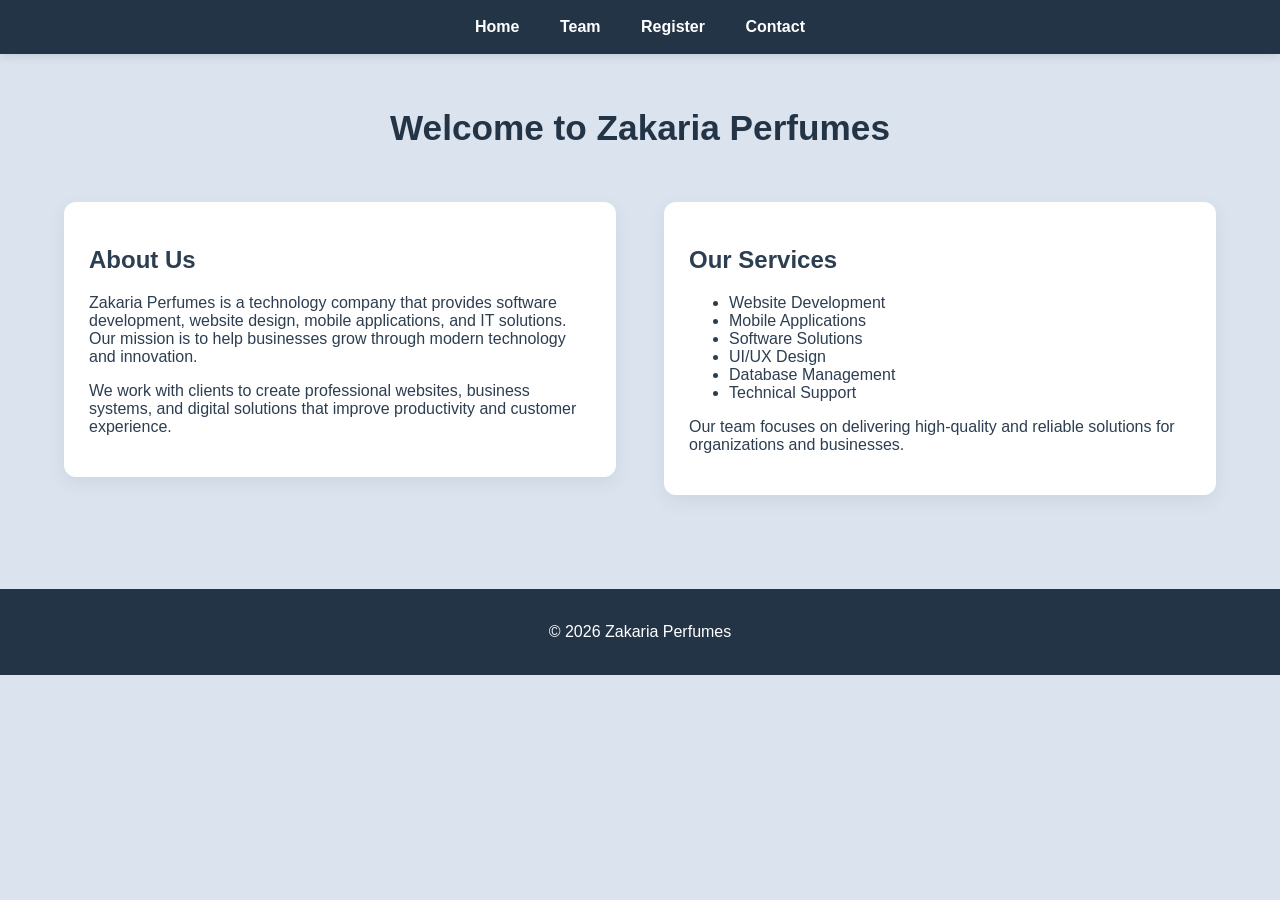
<file: index.html>
<!DOCTYPE html>
<html>
<head>
    <title>Zakaria Perfumes</title>
    <link rel="stylesheet" href="format.css">
</head>
<body>

<nav>
    <a href="index.html">Home</a>
    <a href="pages/team.html">Team</a>
    <a href="pages/registration.html">Register</a>
    <a href="pages/contact.html">Contact</a>
</nav>

<div class="container">

    <h1>Welcome to Zakaria Perfumes</h1>

    <div class="column">
        <h2>About Us</h2>

        <p>
            Zakaria Perfumes is a technology company that provides
            software development, website design, mobile applications,
            and IT solutions. Our mission is to help businesses grow
            through modern technology and innovation.
        </p>

        <p>
            We work with clients to create professional websites,
            business systems, and digital solutions that improve
            productivity and customer experience.
        </p>
    </div>

    <div class="column">
        <h2>Our Services</h2>

        <ul>
            <li>Website Development</li>
            <li>Mobile Applications</li>
            <li>Software Solutions</li>
            <li>UI/UX Design</li>
            <li>Database Management</li>
            <li>Technical Support</li>
        </ul>

        <p>
            Our team focuses on delivering high-quality and reliable
            solutions for organizations and businesses.
        </p>
    </div>

    <div class="clear"></div>

</div>

<footer>
    <p>&copy; 2026 Zakaria Perfumes</p>
</footer>

</body>
</html>
</file>
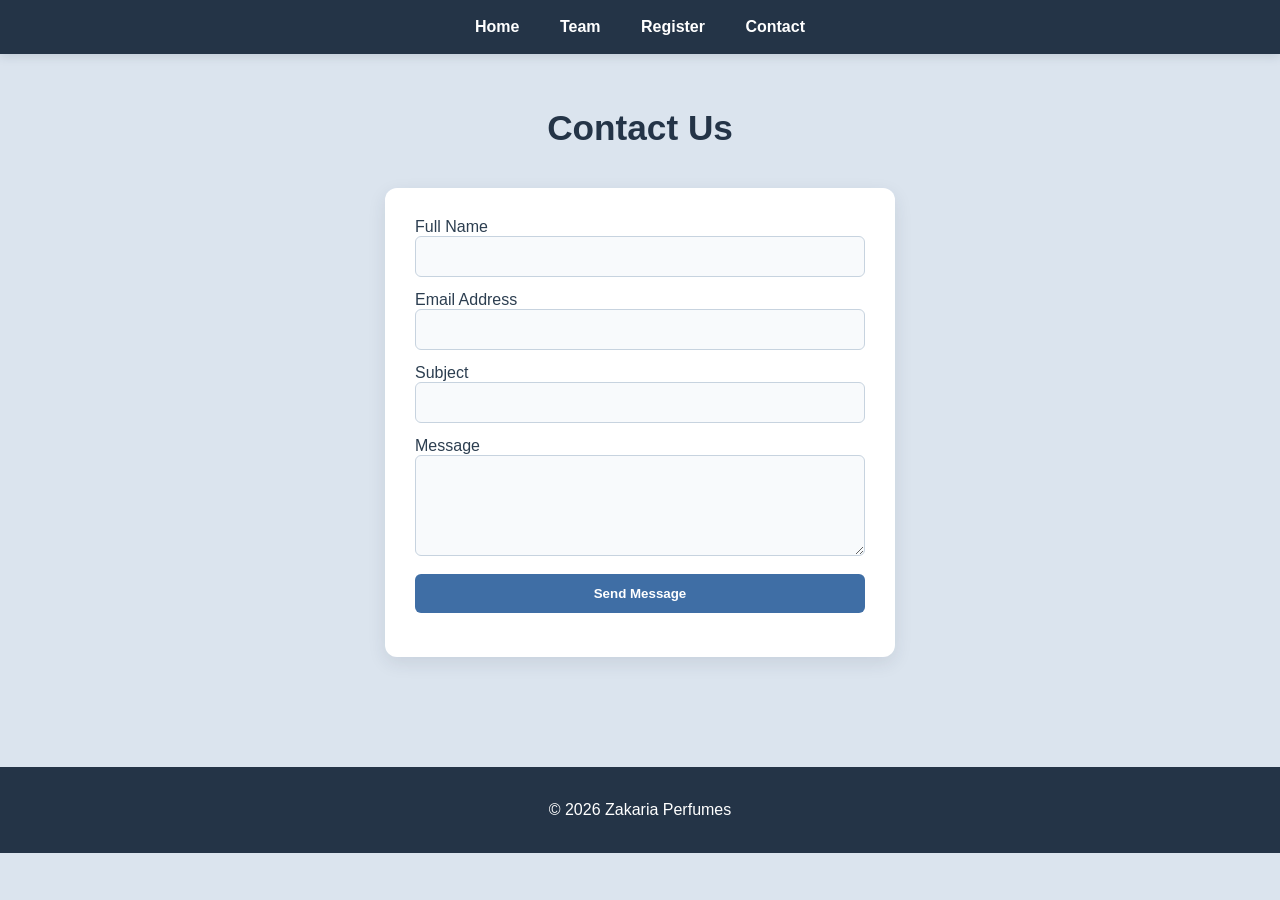
<file: contact.html>
<!DOCTYPE html>
<html>
<head>
    <title>Contact Us</title>
    <link rel="stylesheet" href="format.css">
</head>
<body>

<nav>
    <a href="index.html">Home</a>
    <a href="team.html">Team</a>
    <a href="registration.html">Register</a>
    <a href="contact.html">Contact</a>
</nav>

<div class="container">

    <h1>Contact Us</h1>

    <form>

        <label>Full Name</label>
        <input type="text">

        <label>Email Address</label>
        <input type="email">

        <label>Subject</label>
        <input type="text">

        <label>Message</label>

        <textarea rows="5"></textarea>

        <input type="submit" value="Send Message">

    </form>

</div>

<footer>
    <p>&copy; 2026 Zakaria Perfumes</p>
</footer>

</body>
</html>
</file>
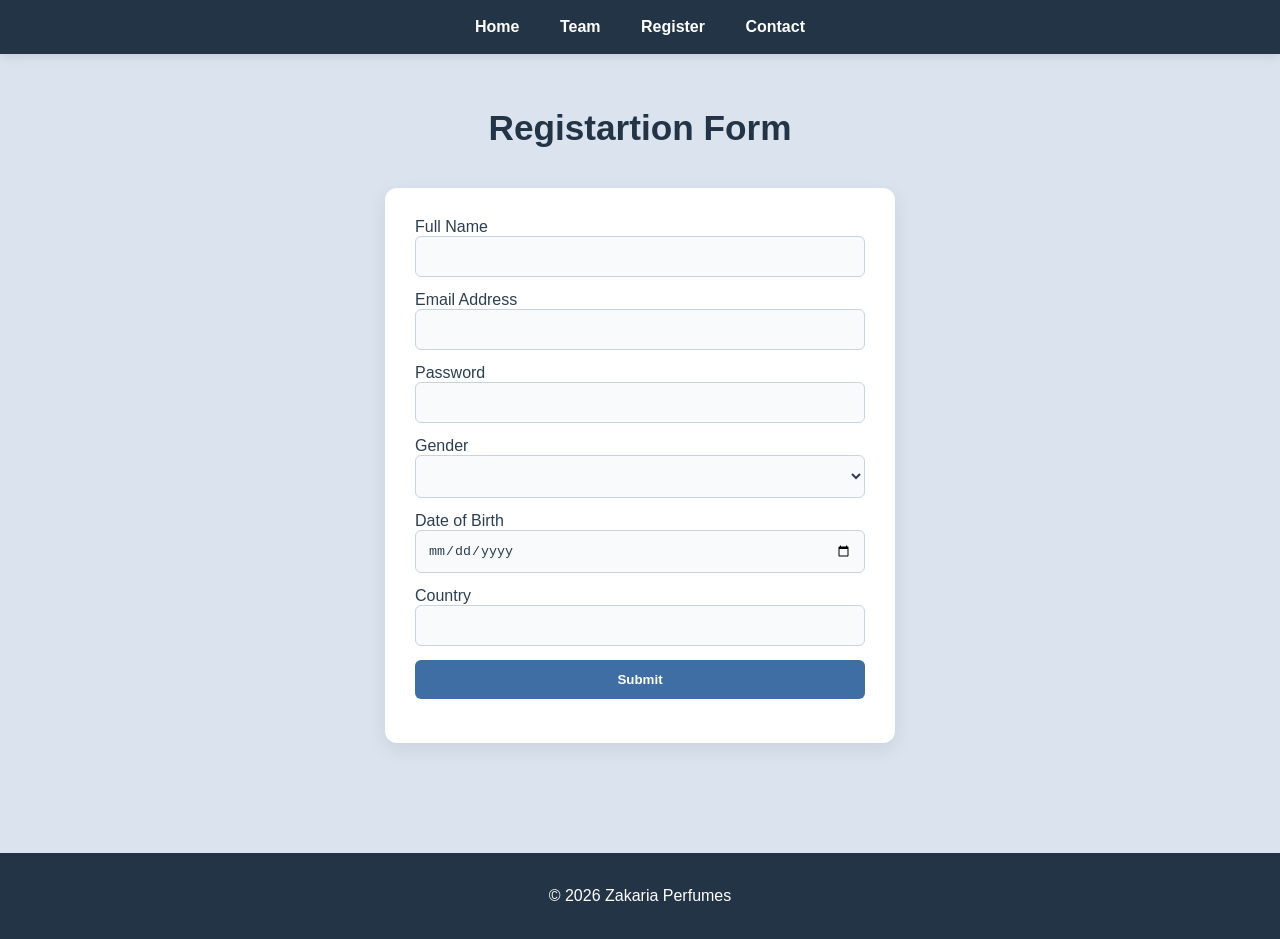
<file: registration.html>
<!DOCTYPE html>
<html>
<head>
    <title>Registration</title>
    <link rel="stylesheet" href="format.css">
</head>
<body>

<nav>
    <a href="index.html">Home</a>
    <a href="team.html">Team</a>
    <a href="registration.html">Register</a>
    <a href="contact.html">Contact</a>
</nav>

<div class="container">

    <h1>Registartion Form</h1>

    <form>

        <label>Full Name</label>
        <input type="text" required>

        <label>Email Address</label>
        <input type="email" required>

        <label>Password</label>
        <input type="password" required>

        <label>Gender</label>

        <select>
            <option></option>
            <option>Male</option>
            <option>Female</option>
        </select>

        <label>Date of Birth</label>
        <input type="date">

        <label>Country</label>
        <input type="text">

        <input type="submit" value="Submit">

    </form>

</div>

<footer>
    <p>&copy; 2026 Zakaria Perfumes</p>
</footer>

</body>
</html>
</file>
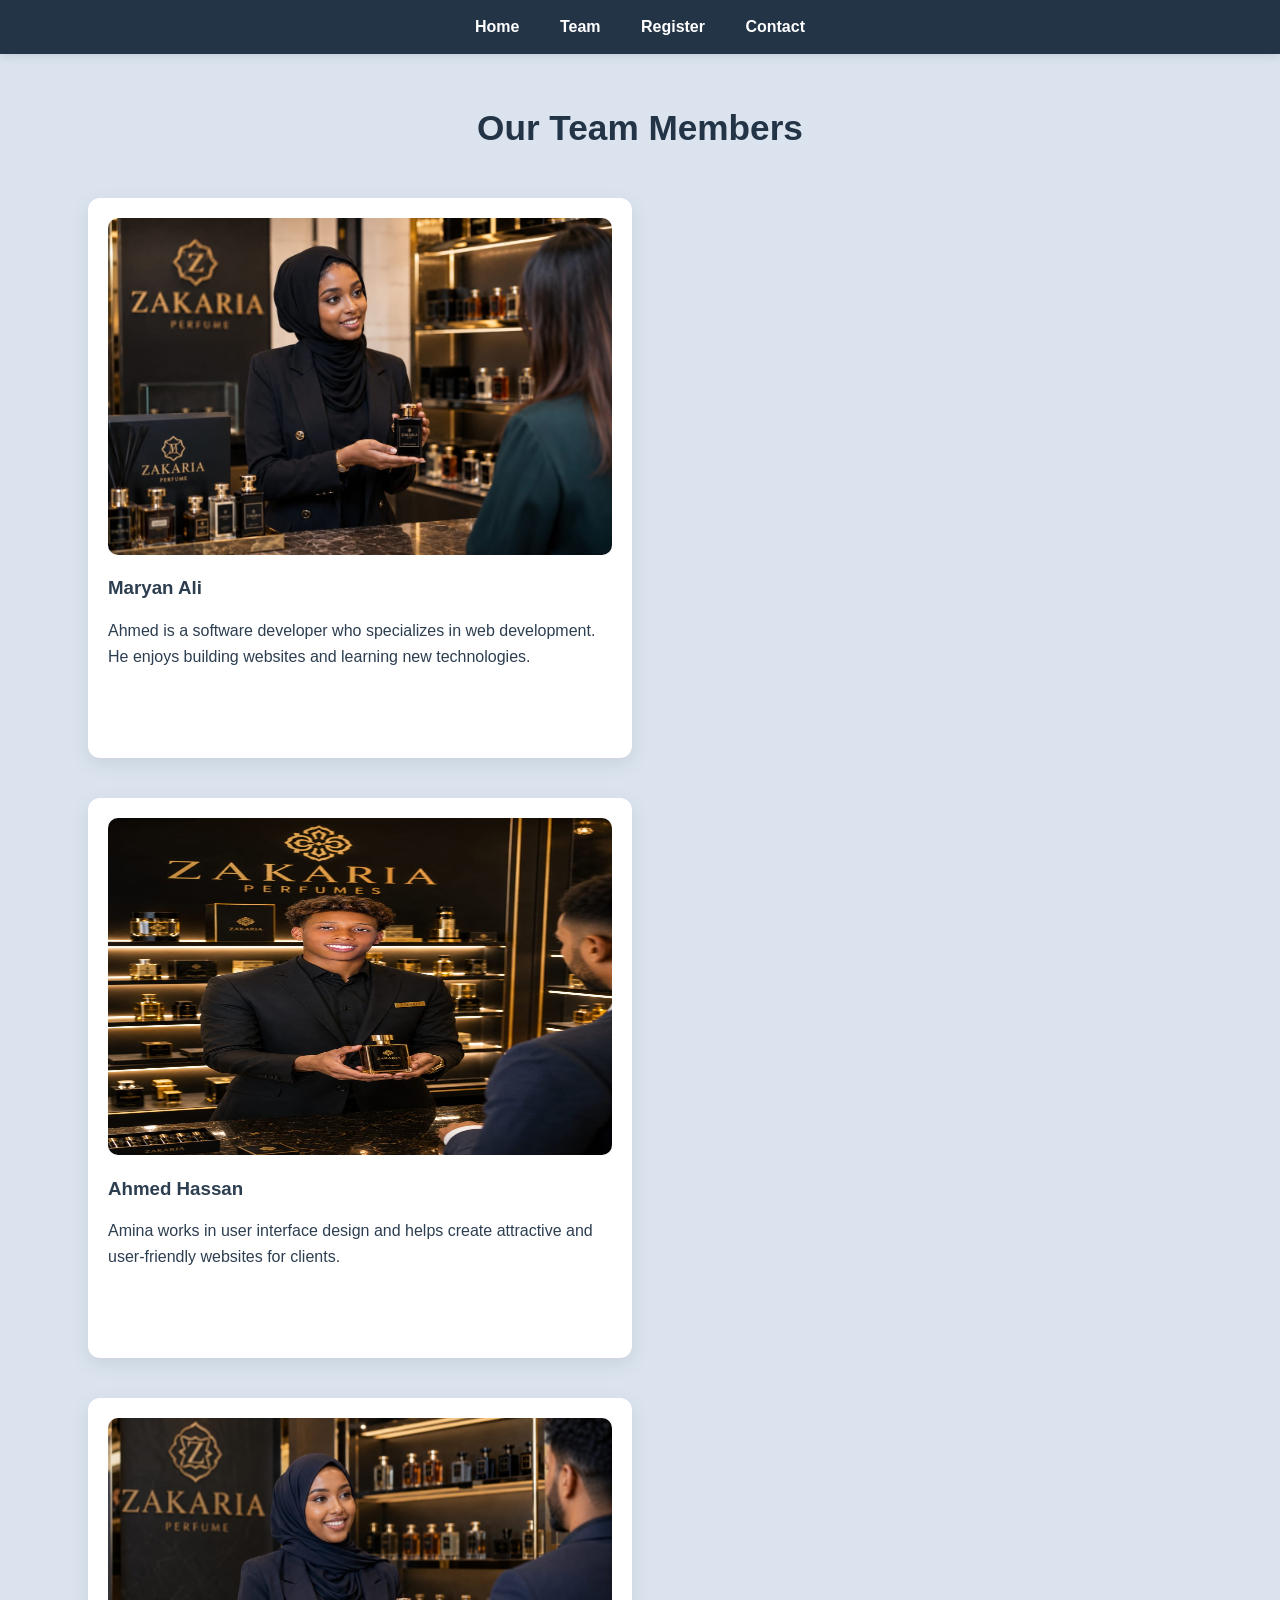
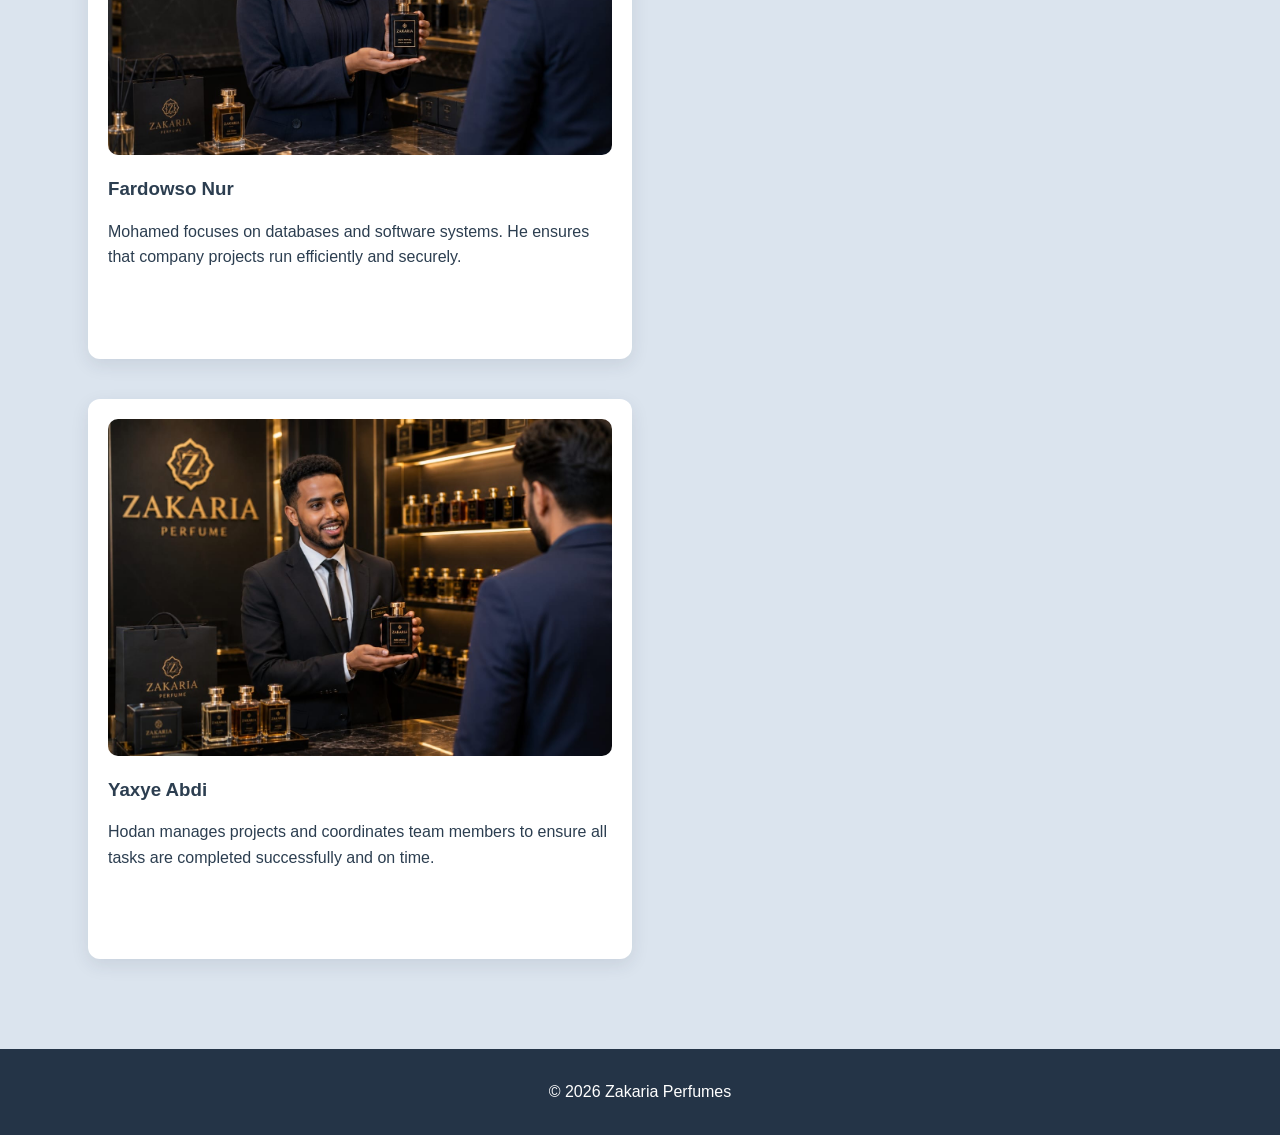
<file: team.html>
<!DOCTYPE html>
<html>
<head>
    <title>Our Team</title>
    <link rel="stylesheet" href="format.css">
</head>
<body>

<nav>
    <a href="index.html">Home</a>
    <a href="team.html">Team</a>
    <a href="registration.html">Register</a>
    <a href="contact.html">Contact</a>
</nav>

<div class="container">

    <h1>Our Team Members</h1>

    <div class="person">
        <img src="zack1.jpeg" alt="Maryan" width="421" height="337">

        <h3>Maryan Ali</h3>

        <div class="info">
            Ahmed is a software developer who specializes
            in web development. He enjoys building websites
            and learning new technologies.
        </div>
    </div>

    <div class="person">
        <img src="zack3.jpeg" alt="Ahmed" width="421" height="337">

        <h3>Ahmed Hassan</h3>

        <div class="info">
            Amina works in user interface design and helps
            create attractive and user-friendly websites
            for clients.
        </div>
    </div>

    <div class="person">
        <img src="zack2.jpeg" alt="Fardowso" width="421" height="337">

        <h3>Fardowso Nur</h3>

        <div class="info">
            Mohamed focuses on databases and software systems.
            He ensures that company projects run efficiently
            and securely.
        </div>
    </div>

    <div class="person">
        <img src="zack4.jpeg" alt="yaxye" width="421" height="337">

        <h3>Yaxye Abdi</h3>

        <div class="info">
            Hodan manages projects and coordinates team members
            to ensure all tasks are completed successfully and
            on time.
        </div>
    </div>

    <div class="clear"></div>

</div>

<footer>
    <p>&copy; 2026 Zakaria Perfumes</p>
</footer>

</body>
</html>
</file>
<file: format.css>
body {
  font-family: "Segoe UI", Tahoma, Geneva, Verdana, sans-serif;
  margin: 0;
  background-color: #dbe4ee;
  color: #2c3e50;
}

/* Navigation */
nav {
  background-color: #243447;
  padding: 18px;
  text-align: center;
  box-shadow: 0 2px 10px rgba(36, 52, 71, 0.15);
}

nav a {
  color: #ffffff;
  text-decoration: none;
  margin: 0 18px;
  font-weight: 600;
  transition: color 0.3s ease;
}

nav a:hover {
  color: #8fb4de;
}

/* Main Content */
.container {
  padding: 30px;
  max-width: 1200px;
  margin: auto;
}

h1 {
  text-align: center;
  color: #243447;
  margin-bottom: 30px;
  font-size: 2.2rem;
}

/* Columns */
.column {
  width: 46%;
  float: left;
  margin: 2%;
  background-color: #ffffff;
  padding: 25px;
  border-radius: 12px;
  box-sizing: border-box;
  box-shadow: 0 6px 18px rgba(36, 52, 71, 0.08);
}

/* Person Cards */
.person {
  width: 42%;
  float: left;
  margin: 20px 4%;
  background-color: #ffffff;
  padding: 20px;
  border-radius: 12px;
  box-shadow: 0 6px 18px rgba(36, 52, 71, 0.1);
  transition: transform 0.3s ease;
}

.person:hover {
  transform: translateY(-5px);
}

.person img {
  width: 100%;
  border-radius: 10px;
}

/* Info */
.info {
  height: 120px;
  overflow: auto;
  line-height: 1.6;
}

/* Clear floats */
.clear {
  clear: both;
}

/* Form */
form {
  width: 450px;
  margin: 40px auto;
  background-color: #ffffff;
  padding: 30px;
  border-radius: 12px;
  box-shadow: 0 6px 18px rgba(36, 52, 71, 0.1);
}

input,
select,
textarea {
  width: 100%;
  padding: 12px;
  margin-bottom: 14px;
  border: 1px solid #c7d3df;
  border-radius: 6px;
  box-sizing: border-box;
  background-color: #f8fafc;
  color: #2c3e50;
}

input:focus,
select:focus,
textarea:focus {
  outline: none;
  border-color: #3f6ea5;
  box-shadow: 0 0 5px rgba(63, 110, 165, 0.25);
}

/* Submit Button */
input[type="submit"] {
  background-color: #3f6ea5;
  color: white;
  border: none;
  font-weight: 600;
  cursor: pointer;
  transition: background-color 0.3s ease;
}

input[type="submit"]:hover {
  background-color: #325987;
}

/* Footer */
footer {
  background-color: #243447;
  color: white;
  text-align: center;
  padding: 18px;
  margin-top: 40px;
}
</file>
